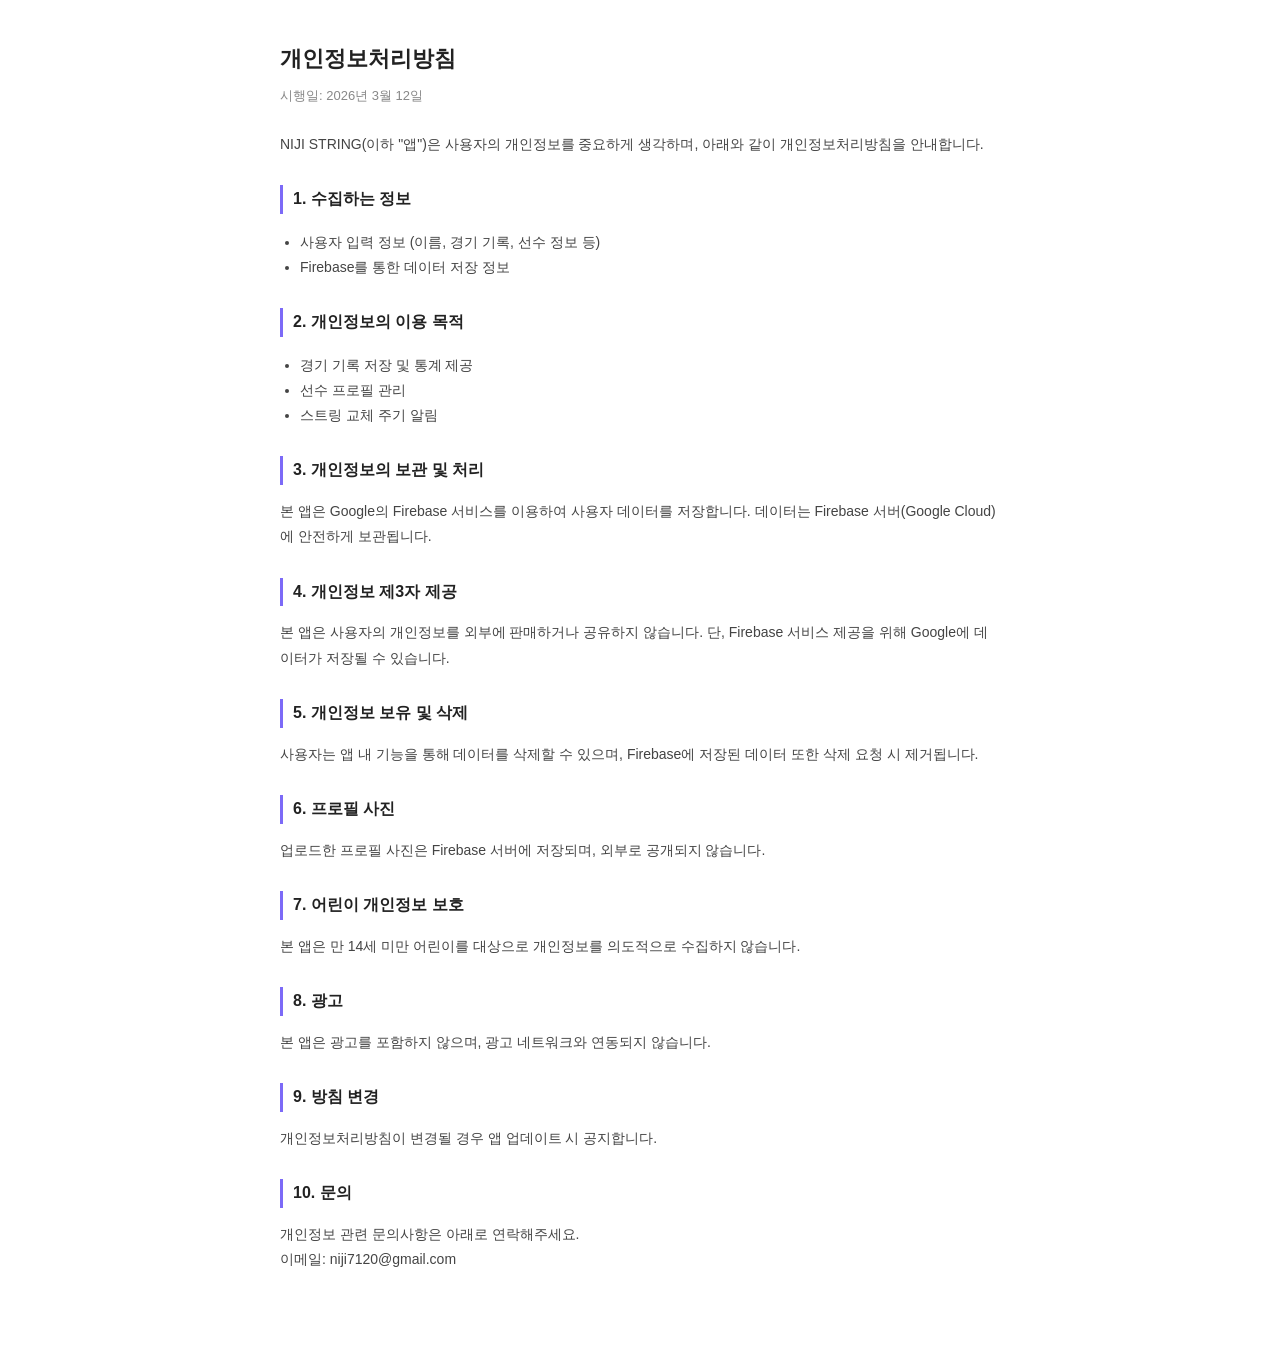
<file: privacy.html>
<!DOCTYPE html>
<html lang="ko">
<head>
<meta charset="UTF-8">
<title>개인정보처리방침 - NIJI STRING</title>
<style>
  body { font-family: 'Noto Sans KR', sans-serif; max-width: 720px; margin: 0 auto; padding: 24px 20px 60px; background: #fff; color: #222; line-height: 1.8; }
  h1 { font-size: 22px; margin-bottom: 6px; }
  h2 { font-size: 16px; margin: 28px 0 8px; border-left: 3px solid #7c6af7; padding-left: 10px; }
  p, li { font-size: 14px; color: #444; }
  ul { padding-left: 20px; }
  .date { font-size: 13px; color: #888; margin-bottom: 24px; }
</style>
</head>
<body>

<h1>개인정보처리방침</h1>
<div class="date">시행일: 2026년 3월 12일</div>

<p>NIJI STRING(이하 "앱")은 사용자의 개인정보를 중요하게 생각하며, 아래와 같이 개인정보처리방침을 안내합니다.</p>

<h2>1. 수집하는 정보</h2>
<ul>
<li>사용자 입력 정보 (이름, 경기 기록, 선수 정보 등)</li>
<li>Firebase를 통한 데이터 저장 정보</li>
</ul>

<h2>2. 개인정보의 이용 목적</h2>
<ul>
<li>경기 기록 저장 및 통계 제공</li>
<li>선수 프로필 관리</li>
<li>스트링 교체 주기 알림</li>
</ul>

<h2>3. 개인정보의 보관 및 처리</h2>
<p>본 앱은 Google의 Firebase 서비스를 이용하여 사용자 데이터를 저장합니다.  
데이터는 Firebase 서버(Google Cloud)에 안전하게 보관됩니다.</p>

<h2>4. 개인정보 제3자 제공</h2>
<p>본 앱은 사용자의 개인정보를 외부에 판매하거나 공유하지 않습니다.  
단, Firebase 서비스 제공을 위해 Google에 데이터가 저장될 수 있습니다.</p>

<h2>5. 개인정보 보유 및 삭제</h2>
<p>사용자는 앱 내 기능을 통해 데이터를 삭제할 수 있으며,  
Firebase에 저장된 데이터 또한 삭제 요청 시 제거됩니다.</p>

<h2>6. 프로필 사진</h2>
<p>업로드한 프로필 사진은 Firebase 서버에 저장되며, 외부로 공개되지 않습니다.</p>

<h2>7. 어린이 개인정보 보호</h2>
<p>본 앱은 만 14세 미만 어린이를 대상으로 개인정보를 의도적으로 수집하지 않습니다.</p>

<h2>8. 광고</h2>
<p>본 앱은 광고를 포함하지 않으며, 광고 네트워크와 연동되지 않습니다.</p>

<h2>9. 방침 변경</h2>
<p>개인정보처리방침이 변경될 경우 앱 업데이트 시 공지합니다.</p>

<h2>10. 문의</h2>
<p>개인정보 관련 문의사항은 아래로 연락해주세요.<br>
이메일: niji7120@gmail.com</p>

</body>
</html>
</file>
